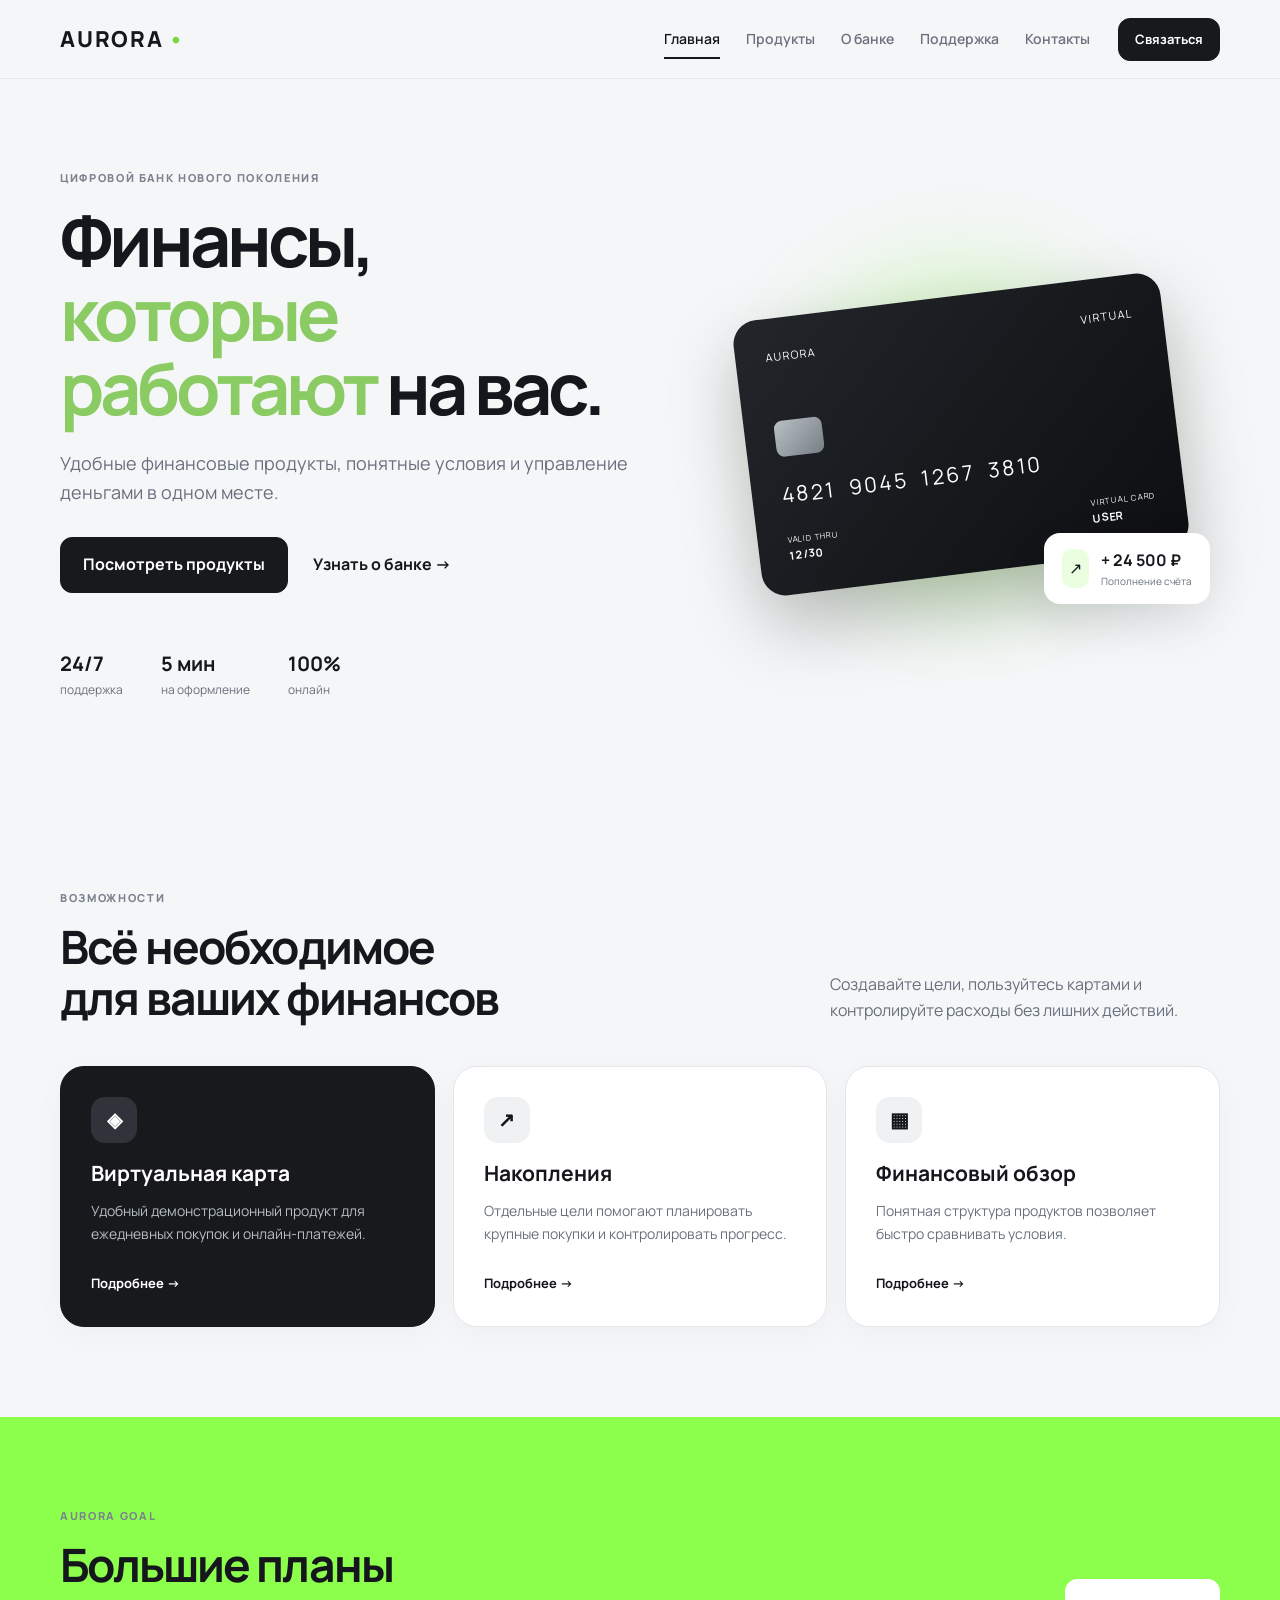
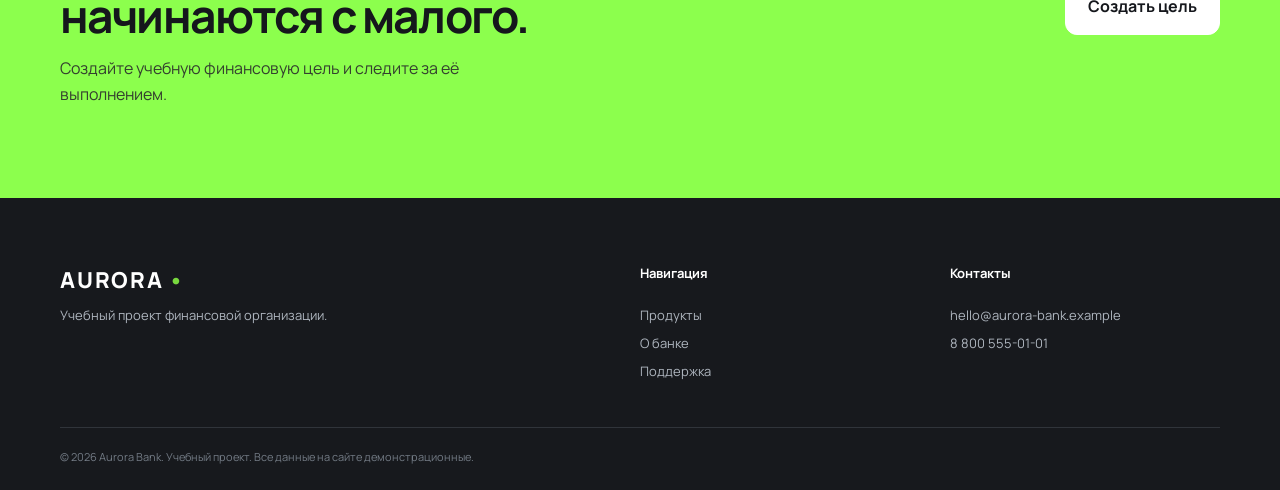
<file: index.html>
<!DOCTYPE html>
<html lang="ru">
<head>
<meta charset="UTF-8">
<meta name="viewport" content="width=device-width,initial-scale=1.0">
<title>Aurora Bank — современный цифровой банк</title>
<meta name="description" content="Учебный сайт Aurora Bank: цифровые банковские продукты, виртуальная карта, накопления, финансовые цели и поддержка.">
<meta name="keywords" content="цифровой банк, банковские продукты, виртуальная карта, накопления, финансовые цели, Aurora Bank">
<link rel="canonical" href="https://example.com/">
<script type="application/ld+json">{"@context":"https://schema.org","@type":"FinancialService","name":"Aurora Bank","description":"Учебный проект финансовой организации"}</script>
<meta name="robots" content="index, follow, max-image-preview:large">
<meta name="author" content="Aurora Bank — учебный проект">
<meta name="theme-color" content="#0d1720">
<meta property="og:type" content="website">
<meta property="og:locale" content="ru_RU">
<meta property="og:site_name" content="Aurora Bank">
<meta property="og:title" content="Aurora Bank — современный цифровой банк">
<meta property="og:description" content="Учебный сайт Aurora Bank: цифровые банковские продукты, виртуальная карта, накопления, финансовые цели и поддержка.">
<meta property="og:url" content="https://example.com/">
<meta name="twitter:card" content="summary">
<meta name="twitter:title" content="Aurora Bank — современный цифровой банк">
<meta name="twitter:description" content="Учебный сайт Aurora Bank: цифровые банковские продукты, виртуальная карта, накопления, финансовые цели и поддержка.">
<link rel="alternate" hreflang="ru" href="https://example.com/">
<link rel="stylesheet" href="css/style.css">
<!-- Аналитика: замените ID-заглушки на реальные идентификаторы после регистрации сервисов. -->
<!-- Google Analytics 4 -->
<script async src="https://www.googletagmanager.com/gtag/js?id=G-XXXXXXXXXX">
</script>
<script>
  window.dataLayer = window.dataLayer || [];
  function gtag(){dataLayer.push(arguments);}
  gtag('js', new Date());
  gtag('config', 'G-XXXXXXXXXX');
</script>
<!-- Yandex Metrica -->
<script type="text/javascript">
  (function(m,e,t,r,i,k,a){m[i]=m[i]||function(){(m[i].a=m[i].a||[]).push(arguments)};
  m[i].l=1*new Date();
  for (var j=0;j<document.scripts.length;j++){if(document.scripts[j].src===r)return;}
  k=e.createElement(t),a=e.getElementsByTagName(t)[0],k.async=1,k.src=r,a.parentNode.insertBefore(k,a)})
  (window,document,"script","https://mc.yandex.ru/metrika/tag.js","ym");
  ym(00000000,"init",{clickmap:true,trackLinks:true,accurateTrackBounce:true,webvisor:true});
</script>
<noscript>
<div>
<img src="https://mc.yandex.ru/watch/00000000" style="position:absolute;left:-9999px" alt="" />
</div>
</noscript>
</head>
<body>
<header class="header">
<div class="container nav">
<a class="logo" href="index.html">AURORA<span>•</span>
</a>
<button class="menu-toggle" aria-label="Открыть меню">☰</button>
<nav class="menu">
<a class="active" href="index.html">Главная</a>
<a href="products.html">Продукты</a>
<a href="about.html">О банке</a>
<a href="support.html">Поддержка</a>
<a href="contacts.html">Контакты</a>
</nav>
<a class="btn btn-small nav-cta" href="contacts.html">Связаться</a>
</div>
</header>
<main>
<section class="hero">
<div class="container hero-grid">
<div>
<p class="eyebrow">ЦИФРОВОЙ БАНК НОВОГО ПОКОЛЕНИЯ</p>
<h1>Финансы,<br>
<span>которые работают</span> на вас.</h1>
<p class="lead">Удобные финансовые продукты, понятные условия и управление деньгами в одном месте.</p>
<div class="hero-actions">
<a class="btn" href="products.html">Посмотреть продукты</a>
<a class="text-link" href="about.html">Узнать о банке →</a>
</div>
<div class="mini-stats">
<div>
<strong>24/7</strong>
<span>поддержка</span>
</div>
<div>
<strong>5 мин</strong>
<span>на оформление</span>
</div>
<div>
<strong>100%</strong>
<span>онлайн</span>
</div>
</div>
</div>
<div class="hero-card-wrap">
<div class="glow">
</div>
<div class="bank-card">
<div class="card-top">
<span>AURORA</span>
<span>VIRTUAL</span>
</div>
<div class="chip">
</div>
<div class="card-number">4821&nbsp; 9045&nbsp; 1267&nbsp; 3810</div>
<div class="card-bottom">
<span>VALID THRU<br>
<b>12/30</b>
</span>
<span>VIRTUAL CARD<br>
<b>USER</b>
</span>
</div>
</div>
<div class="floating-note">
<span>↗</span>
<div>
<b>+ 24 500 ₽</b>
<small>Пополнение счёта</small>
</div>
</div>
</div>
</div>
</section>
<section class="section">
<div class="container">
<div class="section-heading">
<div>
<p class="eyebrow">ВОЗМОЖНОСТИ</p>
<h2>Всё необходимое<br>для ваших финансов</h2>
</div>
<p>Создавайте цели, пользуйтесь картами и контролируйте расходы без лишних действий.</p>
</div>
<div class="feature-grid">
<article class="feature-card dark">
<div class="icon">◈</div>
<h3>Виртуальная карта</h3>
<p>Удобный демонстрационный продукт для ежедневных покупок и онлайн-платежей.</p>
<a href="products.html">Подробнее →</a>
</article>
<article class="feature-card">
<div class="icon">↗</div>
<h3>Накопления</h3>
<p>Отдельные цели помогают планировать крупные покупки и контролировать прогресс.</p>
<a href="products.html">Подробнее →</a>
</article>
<article class="feature-card">
<div class="icon">▦</div>
<h3>Финансовый обзор</h3>
<p>Понятная структура продуктов позволяет быстро сравнивать условия.</p>
<a href="products.html">Подробнее →</a>
</article>
</div>
</div>
</section>
<section class="section accent-section">
<div class="container promo">
<div>
<p class="eyebrow">AURORA GOAL</p>
<h2>Большие планы<br>начинаются с малого.</h2>
<p>Создайте учебную финансовую цель и следите за её выполнением.</p>
</div>
<a class="btn light" href="products.html">Создать цель</a>
</div>
</section>
</main>
<footer class="footer">
<div class="container footer-grid">
<div>
<a class="logo light-logo" href="index.html">AURORA<span>•</span>
</a>
<p>Учебный проект финансовой организации.</p>
</div>
<div>
<h4>Навигация</h4>
<a href="products.html">Продукты</a>
<a href="about.html">О банке</a>
<a href="support.html">Поддержка</a>
</div>
<div>
<h4>Контакты</h4>
<a href="mailto:hello@aurora-bank.example">hello@aurora-bank.example</a>
<a href="tel:+78005550101">8 800 555-01-01</a>
</div>
</div>
<div class="container copyright">© 2026 Aurora Bank. Учебный проект. Все данные на сайте демонстрационные.</div>
</footer>
<script src="js/script.js">
</script>
</body>
</html>
</file>
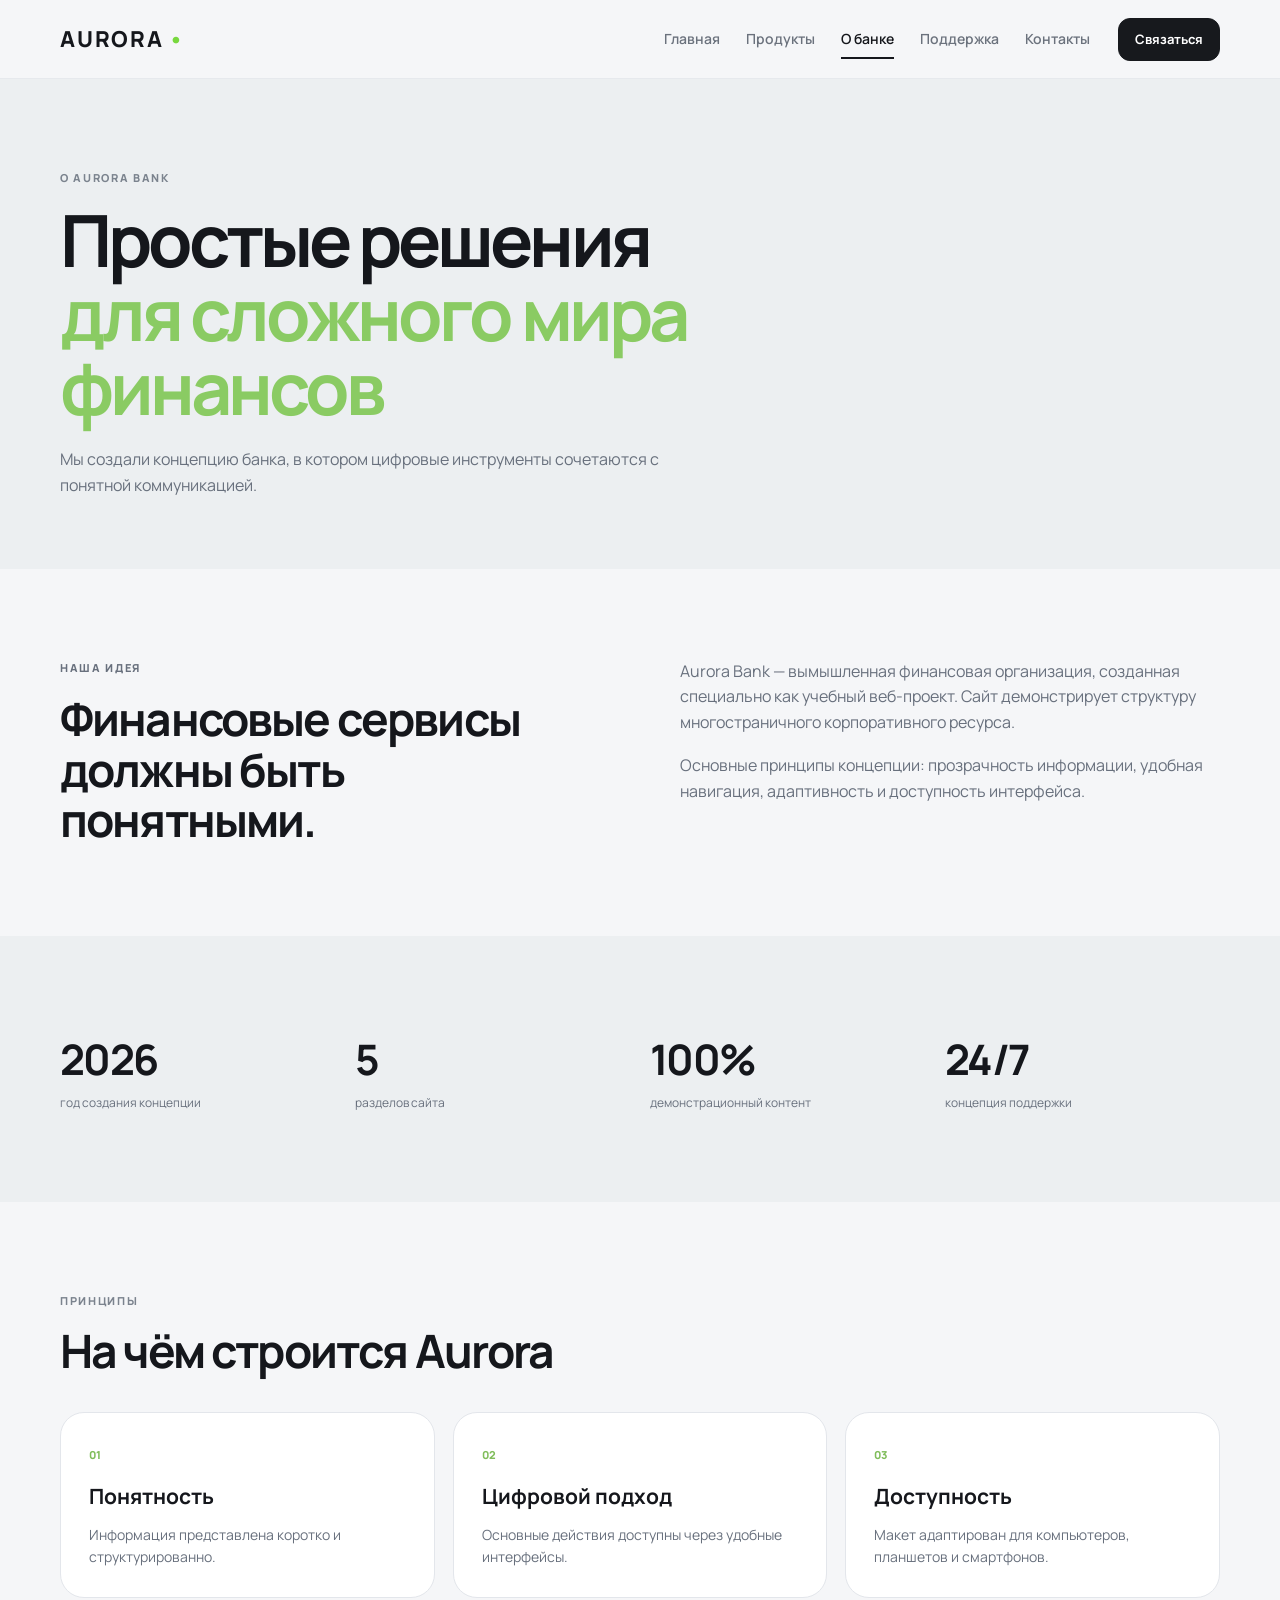
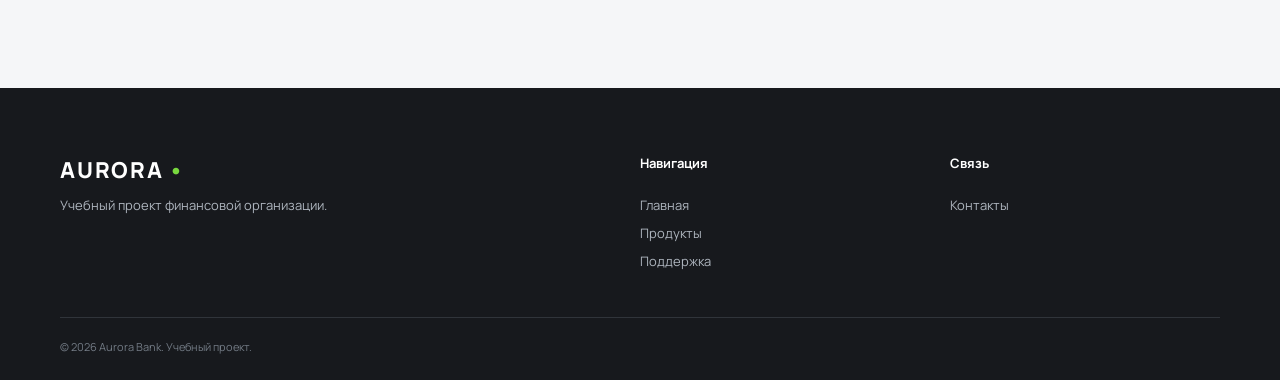
<file: about.html>
<!DOCTYPE html>
<html lang="ru">
<head>
<meta charset="UTF-8">
<meta name="viewport" content="width=device-width,initial-scale=1.0">
<title>О банке — Aurora Bank</title>
<meta name="description" content="Информация об учебном проекте Aurora Bank, его принципах, целях и подходе к цифровым финансовым сервисам.">
<link rel="canonical" href="https://example.com/about.html">
<meta name="robots" content="index, follow, max-image-preview:large">
<meta name="author" content="Aurora Bank — учебный проект">
<meta name="theme-color" content="#0d1720">
<meta property="og:type" content="website">
<meta property="og:locale" content="ru_RU">
<meta property="og:site_name" content="Aurora Bank">
<meta property="og:title" content="О банке — Aurora Bank">
<meta property="og:description" content="Информация об учебном проекте Aurora Bank, его принципах, целях и подходе к цифровым финансовым сервисам.">
<meta property="og:url" content="https://example.com/about.html">
<meta name="twitter:card" content="summary">
<meta name="twitter:title" content="О банке — Aurora Bank">
<meta name="twitter:description" content="Информация об учебном проекте Aurora Bank, его принципах, целях и подходе к цифровым финансовым сервисам.">
<link rel="alternate" hreflang="ru" href="https://example.com/about.html">
<link rel="stylesheet" href="css/style.css">
<!-- Аналитика: замените ID-заглушки на реальные идентификаторы после регистрации сервисов. -->
<!-- Google Analytics 4 -->
<script async src="https://www.googletagmanager.com/gtag/js?id=G-XXXXXXXXXX">
</script>
<script>
  window.dataLayer = window.dataLayer || [];
  function gtag(){dataLayer.push(arguments);}
  gtag('js', new Date());
  gtag('config', 'G-XXXXXXXXXX');
</script>
<!-- Yandex Metrica -->
<script type="text/javascript">
  (function(m,e,t,r,i,k,a){m[i]=m[i]||function(){(m[i].a=m[i].a||[]).push(arguments)};
  m[i].l=1*new Date();
  for (var j=0;j<document.scripts.length;j++){if(document.scripts[j].src===r)return;}
  k=e.createElement(t),a=e.getElementsByTagName(t)[0],k.async=1,k.src=r,a.parentNode.insertBefore(k,a)})
  (window,document,"script","https://mc.yandex.ru/metrika/tag.js","ym");
  ym(00000000,"init",{clickmap:true,trackLinks:true,accurateTrackBounce:true,webvisor:true});
</script>
<noscript>
<div>
<img src="https://mc.yandex.ru/watch/00000000" style="position:absolute;left:-9999px" alt="" />
</div>
</noscript>
</head>
<body>
<header class="header">
<div class="container nav">
<a class="logo" href="index.html">AURORA<span>•</span>
</a>
<button class="menu-toggle" aria-label="Открыть меню">☰</button>
<nav class="menu">
<a href="index.html">Главная</a>
<a href="products.html">Продукты</a>
<a class="active" href="about.html">О банке</a>
<a href="support.html">Поддержка</a>
<a href="contacts.html">Контакты</a>
</nav>
<a class="btn btn-small nav-cta" href="contacts.html">Связаться</a>
</div>
</header>
<main>
<section class="page-hero">
<div class="container">
<p class="eyebrow">О AURORA BANK</p>
<h1>Простые решения<br>
<span>для сложного мира финансов</span>
</h1>
<p>Мы создали концепцию банка, в котором цифровые инструменты сочетаются с понятной коммуникацией.</p>
</div>
</section>
<section class="section">
<div class="container story-grid">
<div>
<p class="eyebrow">НАША ИДЕЯ</p>
<h2>Финансовые сервисы должны быть понятными.</h2>
</div>
<div>
<p>Aurora Bank — вымышленная финансовая организация, созданная специально как учебный веб-проект. Сайт демонстрирует структуру многостраничного корпоративного ресурса.</p>
<p>Основные принципы концепции: прозрачность информации, удобная навигация, адаптивность и доступность интерфейса.</p>
</div>
</div>
</section>
<section class="section muted">
<div class="container">
<div class="stats-grid">
<div>
<strong>2026</strong>
<span>год создания концепции</span>
</div>
<div>
<strong>5</strong>
<span>разделов сайта</span>
</div>
<div>
<strong>100%</strong>
<span>демонстрационный контент</span>
</div>
<div>
<strong>24/7</strong>
<span>концепция поддержки</span>
</div>
</div>
</div>
</section>
<section class="section">
<div class="container">
<p class="eyebrow">ПРИНЦИПЫ</p>
<h2>На чём строится Aurora</h2>
<div class="values-grid">
<article>
<span>01</span>
<h3>Понятность</h3>
<p>Информация представлена коротко и структурированно.</p>
</article>
<article>
<span>02</span>
<h3>Цифровой подход</h3>
<p>Основные действия доступны через удобные интерфейсы.</p>
</article>
<article>
<span>03</span>
<h3>Доступность</h3>
<p>Макет адаптирован для компьютеров, планшетов и смартфонов.</p>
</article>
</div>
</div>
</section>
</main>
<footer class="footer">
<div class="container footer-grid">
<div>
<a class="logo light-logo" href="index.html">AURORA<span>•</span>
</a>
<p>Учебный проект финансовой организации.</p>
</div>
<div>
<h4>Навигация</h4>
<a href="index.html">Главная</a>
<a href="products.html">Продукты</a>
<a href="support.html">Поддержка</a>
</div>
<div>
<h4>Связь</h4>
<a href="contacts.html">Контакты</a>
</div>
</div>
<div class="container copyright">© 2026 Aurora Bank. Учебный проект.</div>
</footer>
<script src="js/script.js">
</script>
</body>
</html>
</file>
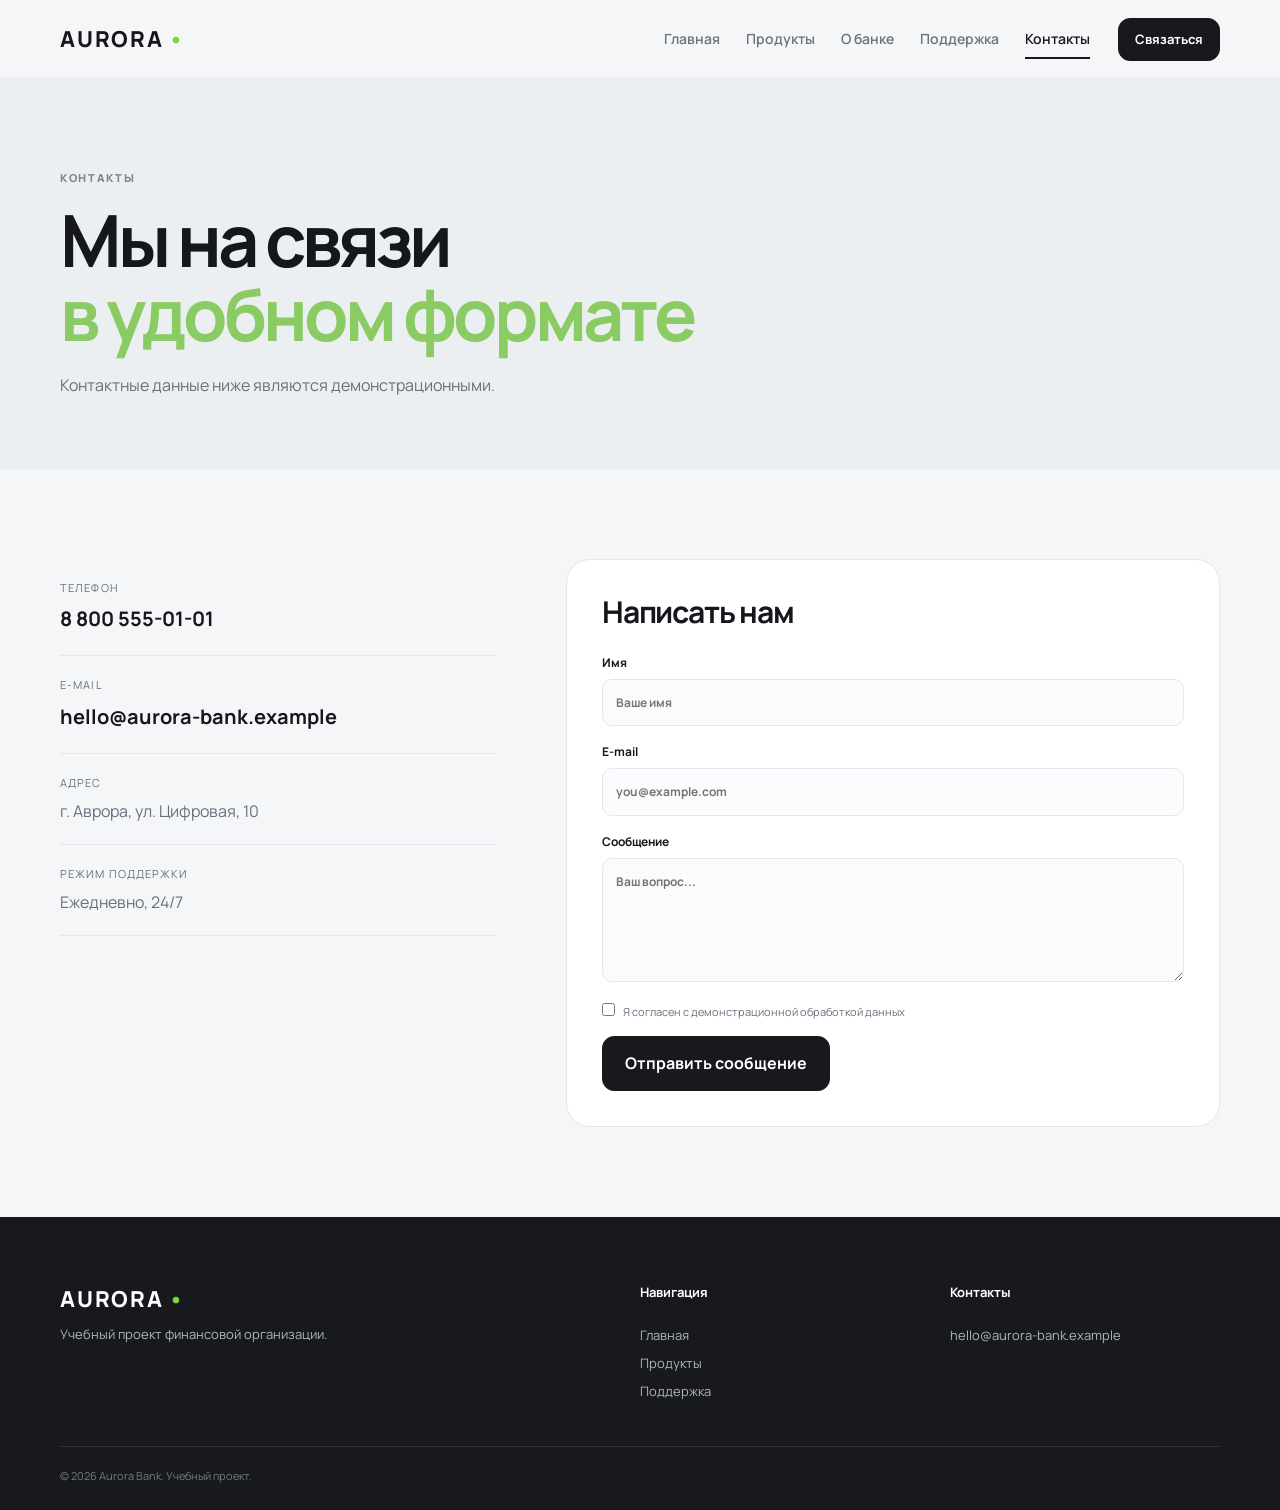
<file: contacts.html>
<!DOCTYPE html>
<html lang="ru">
<head>
<meta charset="UTF-8">
<meta name="viewport" content="width=device-width,initial-scale=1.0">
<title>Контакты — Aurora Bank</title>
<meta name="description" content="Контактная информация и демонстрационная форма связи с Aurora Bank — учебным проектом финансовой организации.">
<link rel="canonical" href="https://example.com/contacts.html">
<meta name="robots" content="index, follow, max-image-preview:large">
<meta name="author" content="Aurora Bank — учебный проект">
<meta name="theme-color" content="#0d1720">
<meta property="og:type" content="website">
<meta property="og:locale" content="ru_RU">
<meta property="og:site_name" content="Aurora Bank">
<meta property="og:title" content="Контакты — Aurora Bank">
<meta property="og:description" content="Контактная информация и демонстрационная форма связи с Aurora Bank — учебным проектом финансовой организации.">
<meta property="og:url" content="https://example.com/contacts.html">
<meta name="twitter:card" content="summary">
<meta name="twitter:title" content="Контакты — Aurora Bank">
<meta name="twitter:description" content="Контактная информация и демонстрационная форма связи с Aurora Bank — учебным проектом финансовой организации.">
<link rel="alternate" hreflang="ru" href="https://example.com/contacts.html">
<link rel="stylesheet" href="css/style.css">
<!-- Аналитика: замените ID-заглушки на реальные идентификаторы после регистрации сервисов. -->
<!-- Google Analytics 4 -->
<script async src="https://www.googletagmanager.com/gtag/js?id=G-XXXXXXXXXX">
</script>
<script>
  window.dataLayer = window.dataLayer || [];
  function gtag(){dataLayer.push(arguments);}
  gtag('js', new Date());
  gtag('config', 'G-XXXXXXXXXX');
</script>
<!-- Yandex Metrica -->
<script type="text/javascript">
  (function(m,e,t,r,i,k,a){m[i]=m[i]||function(){(m[i].a=m[i].a||[]).push(arguments)};
  m[i].l=1*new Date();
  for (var j=0;j<document.scripts.length;j++){if(document.scripts[j].src===r)return;}
  k=e.createElement(t),a=e.getElementsByTagName(t)[0],k.async=1,k.src=r,a.parentNode.insertBefore(k,a)})
  (window,document,"script","https://mc.yandex.ru/metrika/tag.js","ym");
  ym(00000000,"init",{clickmap:true,trackLinks:true,accurateTrackBounce:true,webvisor:true});
</script>
<noscript>
<div>
<img src="https://mc.yandex.ru/watch/00000000" style="position:absolute;left:-9999px" alt="" />
</div>
</noscript>
</head>
<body>
<header class="header">
<div class="container nav">
<a class="logo" href="index.html">AURORA<span>•</span>
</a>
<button class="menu-toggle" aria-label="Открыть меню">☰</button>
<nav class="menu">
<a href="index.html">Главная</a>
<a href="products.html">Продукты</a>
<a href="about.html">О банке</a>
<a href="support.html">Поддержка</a>
<a class="active" href="contacts.html">Контакты</a>
</nav>
<a class="btn btn-small nav-cta" href="contacts.html">Связаться</a>
</div>
</header>
<main>
<section class="page-hero">
<div class="container">
<p class="eyebrow">КОНТАКТЫ</p>
<h1>Мы на связи<br>
<span>в удобном формате</span>
</h1>
<p>Контактные данные ниже являются демонстрационными.</p>
</div>
</section>
<section class="section">
<div class="container contact-grid">
<div class="contact-info">
<div class="contact-block">
<span>Телефон</span>
<a href="tel:+78005550101">8 800 555-01-01</a>
</div>
<div class="contact-block">
<span>E-mail</span>
<a href="mailto:hello@aurora-bank.example">hello@aurora-bank.example</a>
</div>
<div class="contact-block">
<span>Адрес</span>
<p>г. Аврора, ул. Цифровая, 10</p>
</div>
<div class="contact-block">
<span>Режим поддержки</span>
<p>Ежедневно, 24/7</p>
</div>
</div>
<form class="contact-form" id="contactForm">
<h2>Написать нам</h2>
<label>Имя<input type="text" name="name" placeholder="Ваше имя" required>
</label>
<label>E-mail<input type="email" name="email" placeholder="you@example.com" required>
</label>
<label>Сообщение<textarea name="message" rows="5" placeholder="Ваш вопрос..." required>
</textarea>
</label>
<label class="checkbox">
<input type="checkbox" required> Я согласен с демонстрационной обработкой данных</label>
<button class="btn" type="submit">Отправить сообщение</button>
<div class="form-success" id="formSuccess">Сообщение успешно отправлено! Это демонстрационная форма.</div>
</form>
</div>
</section>
</main>
<footer class="footer">
<div class="container footer-grid">
<div>
<a class="logo light-logo" href="index.html">AURORA<span>•</span>
</a>
<p>Учебный проект финансовой организации.</p>
</div>
<div>
<h4>Навигация</h4>
<a href="index.html">Главная</a>
<a href="products.html">Продукты</a>
<a href="support.html">Поддержка</a>
</div>
<div>
<h4>Контакты</h4>
<p>hello@aurora-bank.example</p>
</div>
</div>
<div class="container copyright">© 2026 Aurora Bank. Учебный проект.</div>
</footer>
<script src="js/script.js">
</script>
</body>
</html>
</file>
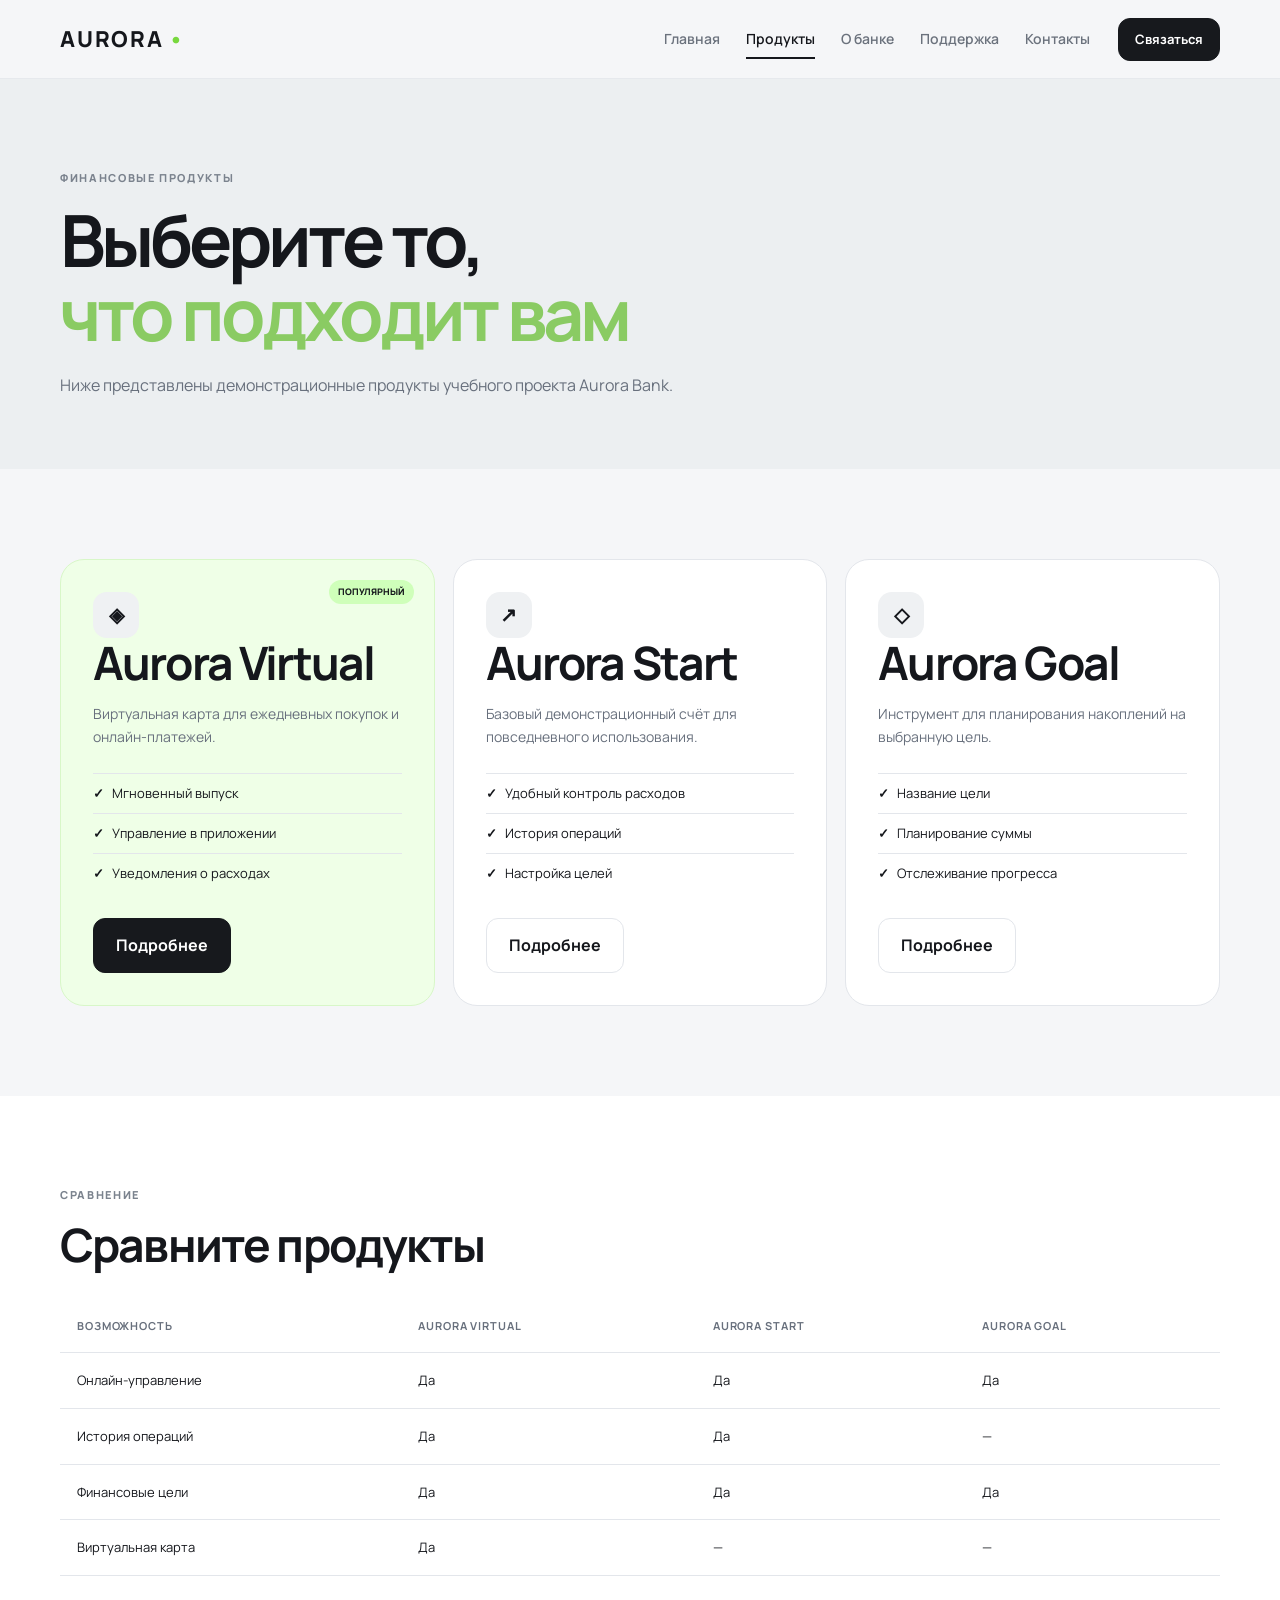
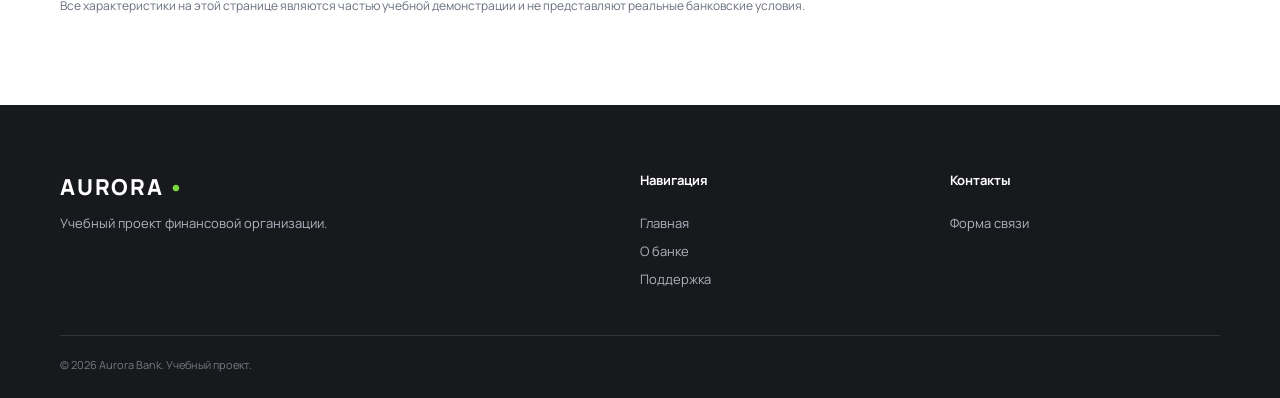
<file: products.html>
<!DOCTYPE html>
<html lang="ru">
<head>
<meta charset="UTF-8">
<meta name="viewport" content="width=device-width,initial-scale=1.0">
<title>Банковские продукты — Aurora Bank</title>
<meta name="description" content="Демонстрационные продукты Aurora Bank: виртуальная карта, счёт, накопления и финансовые цели. Сравнение возможностей.">
<meta name="keywords" content="банковские продукты, виртуальная карта, накопления, финансовая цель, Aurora Bank">
<link rel="canonical" href="https://example.com/products.html">
<meta name="robots" content="index, follow, max-image-preview:large">
<meta name="author" content="Aurora Bank — учебный проект">
<meta name="theme-color" content="#0d1720">
<meta property="og:type" content="website">
<meta property="og:locale" content="ru_RU">
<meta property="og:site_name" content="Aurora Bank">
<meta property="og:title" content="Банковские продукты — Aurora Bank">
<meta property="og:description" content="Демонстрационные продукты Aurora Bank: виртуальная карта, счёт, накопления и финансовые цели. Сравнение возможностей.">
<meta property="og:url" content="https://example.com/products.html">
<meta name="twitter:card" content="summary">
<meta name="twitter:title" content="Банковские продукты — Aurora Bank">
<meta name="twitter:description" content="Демонстрационные продукты Aurora Bank: виртуальная карта, счёт, накопления и финансовые цели. Сравнение возможностей.">
<link rel="alternate" hreflang="ru" href="https://example.com/products.html">
<link rel="stylesheet" href="css/style.css">
<!-- Аналитика: замените ID-заглушки на реальные идентификаторы после регистрации сервисов. -->
<!-- Google Analytics 4 -->
<script async src="https://www.googletagmanager.com/gtag/js?id=G-XXXXXXXXXX">
</script>
<script>
  window.dataLayer = window.dataLayer || [];
  function gtag(){dataLayer.push(arguments);}
  gtag('js', new Date());
  gtag('config', 'G-XXXXXXXXXX');
</script>
<!-- Yandex Metrica -->
<script type="text/javascript">
  (function(m,e,t,r,i,k,a){m[i]=m[i]||function(){(m[i].a=m[i].a||[]).push(arguments)};
  m[i].l=1*new Date();
  for (var j=0;j<document.scripts.length;j++){if(document.scripts[j].src===r)return;}
  k=e.createElement(t),a=e.getElementsByTagName(t)[0],k.async=1,k.src=r,a.parentNode.insertBefore(k,a)})
  (window,document,"script","https://mc.yandex.ru/metrika/tag.js","ym");
  ym(00000000,"init",{clickmap:true,trackLinks:true,accurateTrackBounce:true,webvisor:true});
</script>
<noscript>
<div>
<img src="https://mc.yandex.ru/watch/00000000" style="position:absolute;left:-9999px" alt="" />
</div>
</noscript>
</head>
<body>
<header class="header">
<div class="container nav">
<a class="logo" href="index.html">AURORA<span>•</span>
</a>
<button class="menu-toggle" aria-label="Открыть меню">☰</button>
<nav class="menu">
<a href="index.html">Главная</a>
<a class="active" href="products.html">Продукты</a>
<a href="about.html">О банке</a>
<a href="support.html">Поддержка</a>
<a href="contacts.html">Контакты</a>
</nav>
<a class="btn btn-small nav-cta" href="contacts.html">Связаться</a>
</div>
</header>
<main>
<section class="page-hero">
<div class="container">
<p class="eyebrow">ФИНАНСОВЫЕ ПРОДУКТЫ</p>
<h1>Выберите то,<br>
<span>что подходит вам</span>
</h1>
<p>Ниже представлены демонстрационные продукты учебного проекта Aurora Bank.</p>
</div>
</section>
<section class="section">
<div class="container">
<div class="product-grid">
<article class="product-card featured">
<span class="tag">ПОПУЛЯРНЫЙ</span>
<div class="product-icon">◈</div>
<h2>Aurora Virtual</h2>
<p>Виртуальная карта для ежедневных покупок и онлайн-платежей.</p>
<ul>
<li>Мгновенный выпуск</li>
<li>Управление в приложении</li>
<li>Уведомления о расходах</li>
</ul>
<a class="btn" href="contacts.html">Подробнее</a>
</article>
<article class="product-card">
<div class="product-icon">↗</div>
<h2>Aurora Start</h2>
<p>Базовый демонстрационный счёт для повседневного использования.</p>
<ul>
<li>Удобный контроль расходов</li>
<li>История операций</li>
<li>Настройка целей</li>
</ul>
<a class="btn outline" href="contacts.html">Подробнее</a>
</article>
<article class="product-card">
<div class="product-icon">◇</div>
<h2>Aurora Goal</h2>
<p>Инструмент для планирования накоплений на выбранную цель.</p>
<ul>
<li>Название цели</li>
<li>Планирование суммы</li>
<li>Отслеживание прогресса</li>
</ul>
<a class="btn outline" href="contacts.html">Подробнее</a>
</article>
</div>
</div>
</section>
<section class="section table-section">
<div class="container">
<p class="eyebrow">СРАВНЕНИЕ</p>
<h2>Сравните продукты</h2>
<div class="table-wrap">
<table>
<thead>
<tr>
<th>Возможность</th>
<th>Aurora Virtual</th>
<th>Aurora Start</th>
<th>Aurora Goal</th>
</tr>
</thead>
<tbody>
<tr>
<td>Онлайн-управление</td>
<td>Да</td>
<td>Да</td>
<td>Да</td>
</tr>
<tr>
<td>История операций</td>
<td>Да</td>
<td>Да</td>
<td>—</td>
</tr>
<tr>
<td>Финансовые цели</td>
<td>Да</td>
<td>Да</td>
<td>Да</td>
</tr>
<tr>
<td>Виртуальная карта</td>
<td>Да</td>
<td>—</td>
<td>—</td>
</tr>
</tbody>
</table>
</div>
<p class="note">Все характеристики на этой странице являются частью учебной демонстрации и не представляют реальные банковские условия.</p>
</div>
</section>
</main>
<footer class="footer">
<div class="container footer-grid">
<div>
<a class="logo light-logo" href="index.html">AURORA<span>•</span>
</a>
<p>Учебный проект финансовой организации.</p>
</div>
<div>
<h4>Навигация</h4>
<a href="index.html">Главная</a>
<a href="about.html">О банке</a>
<a href="support.html">Поддержка</a>
</div>
<div>
<h4>Контакты</h4>
<a href="contacts.html">Форма связи</a>
</div>
</div>
<div class="container copyright">© 2026 Aurora Bank. Учебный проект.</div>
</footer>
<script src="js/script.js">
</script>
</body>
</html>
</file>
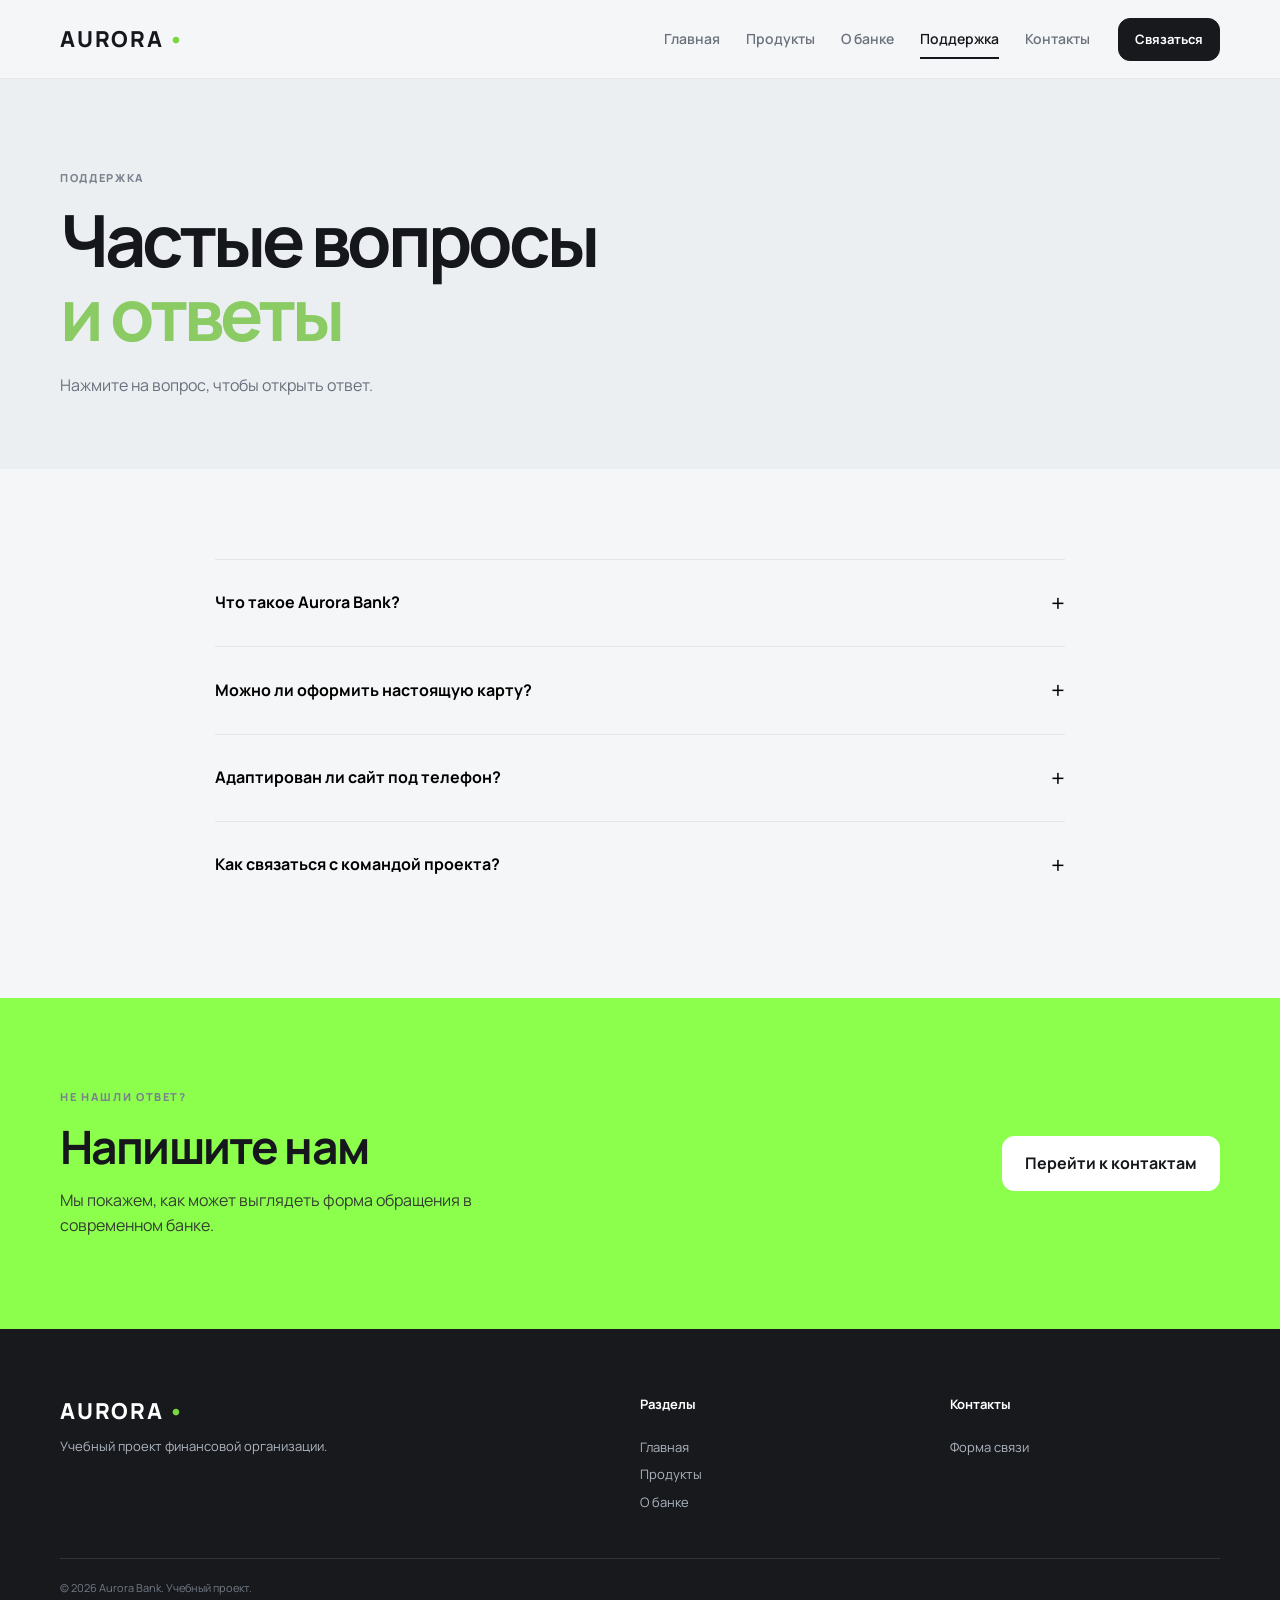
<file: support.html>
<!DOCTYPE html>
<html lang="ru">
<head>
<meta charset="UTF-8">
<meta name="viewport" content="width=device-width,initial-scale=1.0">
<title>Поддержка — Aurora Bank</title>
<meta name="description" content="Ответы на частые вопросы об учебном проекте Aurora Bank и демонстрационных банковских продуктах.">
<link rel="canonical" href="https://example.com/support.html">
<meta name="robots" content="index, follow, max-image-preview:large">
<meta name="author" content="Aurora Bank — учебный проект">
<meta name="theme-color" content="#0d1720">
<meta property="og:type" content="website">
<meta property="og:locale" content="ru_RU">
<meta property="og:site_name" content="Aurora Bank">
<meta property="og:title" content="Поддержка — Aurora Bank">
<meta property="og:description" content="Ответы на частые вопросы об учебном проекте Aurora Bank и демонстрационных банковских продуктах.">
<meta property="og:url" content="https://example.com/support.html">
<meta name="twitter:card" content="summary">
<meta name="twitter:title" content="Поддержка — Aurora Bank">
<meta name="twitter:description" content="Ответы на частые вопросы об учебном проекте Aurora Bank и демонстрационных банковских продуктах.">
<link rel="alternate" hreflang="ru" href="https://example.com/support.html">
<link rel="stylesheet" href="css/style.css">
<!-- Аналитика: замените ID-заглушки на реальные идентификаторы после регистрации сервисов. -->
<!-- Google Analytics 4 -->
<script async src="https://www.googletagmanager.com/gtag/js?id=G-XXXXXXXXXX">
</script>
<script>
  window.dataLayer = window.dataLayer || [];
  function gtag(){dataLayer.push(arguments);}
  gtag('js', new Date());
  gtag('config', 'G-XXXXXXXXXX');
</script>
<!-- Yandex Metrica -->
<script type="text/javascript">
  (function(m,e,t,r,i,k,a){m[i]=m[i]||function(){(m[i].a=m[i].a||[]).push(arguments)};
  m[i].l=1*new Date();
  for (var j=0;j<document.scripts.length;j++){if(document.scripts[j].src===r)return;}
  k=e.createElement(t),a=e.getElementsByTagName(t)[0],k.async=1,k.src=r,a.parentNode.insertBefore(k,a)})
  (window,document,"script","https://mc.yandex.ru/metrika/tag.js","ym");
  ym(00000000,"init",{clickmap:true,trackLinks:true,accurateTrackBounce:true,webvisor:true});
</script>
<noscript>
<div>
<img src="https://mc.yandex.ru/watch/00000000" style="position:absolute;left:-9999px" alt="" />
</div>
</noscript>
</head>
<body>
<header class="header">
<div class="container nav">
<a class="logo" href="index.html">AURORA<span>•</span>
</a>
<button class="menu-toggle" aria-label="Открыть меню">☰</button>
<nav class="menu">
<a href="index.html">Главная</a>
<a href="products.html">Продукты</a>
<a href="about.html">О банке</a>
<a class="active" href="support.html">Поддержка</a>
<a href="contacts.html">Контакты</a>
</nav>
<a class="btn btn-small nav-cta" href="contacts.html">Связаться</a>
</div>
</header>
<main>
<section class="page-hero">
<div class="container">
<p class="eyebrow">ПОДДЕРЖКА</p>
<h1>Частые вопросы<br>
<span>и ответы</span>
</h1>
<p>Нажмите на вопрос, чтобы открыть ответ.</p>
</div>
</section>
<section class="section">
<div class="container faq">
<div class="faq-item">
<button class="faq-question">Что такое Aurora Bank?<span>+</span>
</button>
<div class="faq-answer">
<p>Aurora Bank — вымышленная финансовая организация, созданная для учебного проекта по веб-разработке.</p>
</div>
</div>
<div class="faq-item">
<button class="faq-question">Можно ли оформить настоящую карту?<span>+</span>
</button>
<div class="faq-answer">
<p>Нет. Все продукты и формы на сайте демонстрационные и не являются банковскими услугами.</p>
</div>
</div>
<div class="faq-item">
<button class="faq-question">Адаптирован ли сайт под телефон?<span>+</span>
</button>
<div class="faq-answer">
<p>Да. В CSS используются Flexbox, Grid и media queries для разных размеров экрана.</p>
</div>
</div>
<div class="faq-item">
<button class="faq-question">Как связаться с командой проекта?<span>+</span>
</button>
<div class="faq-answer">
<p>Перейдите на страницу «Контакты» и заполните демонстрационную форму.</p>
</div>
</div>
</div>
</section>
<section class="section accent-section">
<div class="container promo">
<div>
<p class="eyebrow">НЕ НАШЛИ ОТВЕТ?</p>
<h2>Напишите нам</h2>
<p>Мы покажем, как может выглядеть форма обращения в современном банке.</p>
</div>
<a class="btn light" href="contacts.html">Перейти к контактам</a>
</div>
</section>
</main>
<footer class="footer">
<div class="container footer-grid">
<div>
<a class="logo light-logo" href="index.html">AURORA<span>•</span>
</a>
<p>Учебный проект финансовой организации.</p>
</div>
<div>
<h4>Разделы</h4>
<a href="index.html">Главная</a>
<a href="products.html">Продукты</a>
<a href="about.html">О банке</a>
</div>
<div>
<h4>Контакты</h4>
<a href="contacts.html">Форма связи</a>
</div>
</div>
<div class="container copyright">© 2026 Aurora Bank. Учебный проект.</div>
</footer>
<script src="js/script.js">
</script>
</body>
</html>
</file>
<file: css/style.css>
@import url('https://fonts.googleapis.com/css2?family=Manrope:wght@400;500;600;700;800&display=swap');
:root{--bg:#f5f6f8;--surface:#fff;--text:#15171c;--muted:#68707d;--line:#e3e6eb;--accent:#8cff4d;--dark:#17191d;--radius:24px;--shadow:0 20px 50px rgba(16,20,25,.08)}
*{box-sizing:border-box;margin:0;padding:0}html{scroll-behavior:smooth}body{font-family:'Manrope',Arial,sans-serif;background:var(--bg);color:var(--text);line-height:1.6}a{text-decoration:none;color:inherit}button,input,textarea{font:inherit}.container{width:min(1160px,calc(100% - 40px));margin:auto}.header{position:sticky;top:0;z-index:20;background:rgba(245,246,248,.92);backdrop-filter:blur(14px);border-bottom:1px solid rgba(227,230,235,.8)}.nav{min-height:76px;display:flex;align-items:center;gap:28px}.logo{font-size:22px;font-weight:800;letter-spacing:.08em}.logo span{color:#78d83e;margin-left:4px}.menu{display:flex;gap:26px;margin-left:auto}.menu a{font-size:14px;font-weight:600;color:#6b727d;position:relative;padding:28px 0}.menu a:hover,.menu a.active{color:var(--text)}.menu a.active:after{content:"";position:absolute;bottom:19px;left:0;width:100%;height:2px;background:var(--text)}.menu-toggle{display:none;border:0;background:transparent;font-size:25px;cursor:pointer}.btn{display:inline-flex;align-items:center;justify-content:center;background:var(--dark);color:#fff;border:1px solid var(--dark);border-radius:12px;padding:14px 22px;font-weight:700;cursor:pointer;transition:.25s}.btn:hover{transform:translateY(-2px);box-shadow:0 10px 25px rgba(0,0,0,.12)}.btn-small{padding:10px 16px;font-size:13px}.btn.light{background:#fff;color:#15171c;border-color:#fff}.btn.outline{background:transparent;color:var(--text);border-color:var(--line)}
.hero{padding:90px 0 100px;overflow:hidden}.hero-grid{display:grid;grid-template-columns:1.05fr .95fr;align-items:center;gap:70px}.eyebrow{font-size:11px;font-weight:800;letter-spacing:.15em;color:#7b838e;margin-bottom:16px}.hero h1,.page-hero h1{font-size:clamp(42px,6vw,72px);line-height:1.03;letter-spacing:-.055em}.hero h1 span,.page-hero h1 span{color:#8acb63}.lead{font-size:18px;color:var(--muted);max-width:580px;margin:24px 0 30px}.hero-actions{display:flex;align-items:center;gap:25px}.text-link{font-weight:700}.text-link:hover{text-decoration:underline}.mini-stats{display:flex;gap:38px;margin-top:55px}.mini-stats div{display:flex;flex-direction:column}.mini-stats strong{font-size:20px}.mini-stats span{font-size:12px;color:var(--muted)}.hero-card-wrap{position:relative;min-height:430px;display:flex;align-items:center;justify-content:center}.glow{position:absolute;width:310px;height:310px;border-radius:50%;background:rgba(140,255,77,.35);filter:blur(55px)}.bank-card{position:relative;width:min(430px,90%);aspect-ratio:1.58;background:linear-gradient(135deg,#22252a,#0d0f11);border-radius:24px;color:#fff;padding:30px;box-shadow:0 30px 70px rgba(0,0,0,.25);transform:rotate(-7deg);transition:.4s}.bank-card:hover{transform:rotate(-3deg) translateY(-8px)}.card-top,.card-bottom{display:flex;justify-content:space-between;font-size:11px;letter-spacing:.1em}.chip{width:48px;height:36px;background:linear-gradient(135deg,#b9c0c4,#777f86);border-radius:8px;margin-top:55px}.card-number{font-size:21px;letter-spacing:.12em;margin:22px 0}.card-bottom{font-size:8px}.card-bottom b{font-size:11px}.floating-note{position:absolute;right:2%;bottom:45px;background:#fff;border-radius:16px;padding:15px 18px;display:flex;gap:12px;align-items:center;box-shadow:var(--shadow);animation:float 3s ease-in-out infinite}.floating-note>span{background:#eaffdf;padding:7px;border-radius:10px}.floating-note small{display:block;color:var(--muted);font-size:10px}@keyframes float{50%{transform:translateY(-8px)}}
.section{padding:90px 0}.section-heading{display:flex;justify-content:space-between;gap:40px;align-items:end;margin-bottom:42px}.section-heading>p{max-width:390px;color:var(--muted)}h2{font-size:clamp(30px,4vw,46px);line-height:1.1;letter-spacing:-.04em}h3{font-size:21px;margin:14px 0 10px}.feature-grid,.product-grid{display:grid;grid-template-columns:repeat(3,1fr);gap:18px}.feature-card{background:#fff;border:1px solid var(--line);padding:30px;border-radius:var(--radius);min-height:260px;box-shadow:0 8px 30px rgba(20,25,30,.03)}.feature-card.dark{background:var(--dark);color:#fff;border-color:var(--dark)}.feature-card p{color:var(--muted);font-size:14px;margin-bottom:25px}.feature-card.dark p{color:#b6bdc6}.feature-card a{font-weight:700;font-size:13px}.icon,.product-icon{width:46px;height:46px;border-radius:14px;display:grid;place-items:center;background:#eff1f3;font-weight:800;font-size:20px}.dark .icon{background:#30343a}.accent-section{background:var(--accent)}.promo{display:flex;justify-content:space-between;align-items:center;gap:30px}.promo p:not(.eyebrow){margin-top:15px;color:#34402f;max-width:500px}.footer{background:#17191d;color:#fff;padding:65px 0 25px}.footer-grid{display:grid;grid-template-columns:2fr 1fr 1fr;gap:40px}.footer h4{font-size:13px;margin-bottom:15px}.footer-grid>div{display:flex;flex-direction:column;gap:7px}.footer p,.footer a:not(.logo){color:#aeb5be;font-size:13px}.light-logo{color:#fff}.copyright{border-top:1px solid #30343a;margin-top:45px;padding-top:20px;color:#737b85;font-size:11px}
.page-hero{padding:90px 0 70px;background:#eceff1}.page-hero h1{max-width:850px}.page-hero>div>p:last-child{max-width:650px;color:var(--muted);margin-top:22px}.product-card{background:#fff;border:1px solid var(--line);border-radius:var(--radius);padding:32px;position:relative}.product-card.featured{background:#efffe7;border-color:#d8f7c8}.tag{position:absolute;top:20px;right:20px;background:#cfffba;border-radius:50px;padding:5px 9px;font-size:9px;font-weight:800}.product-card p{color:var(--muted);font-size:14px;margin:15px 0}.product-card ul{list-style:none;margin:25px 0}.product-card li{padding:9px 0;border-top:1px solid var(--line);font-size:13px}.product-card li:before{content:"✓";font-weight:800;margin-right:8px}.table-section{background:#fff}.table-wrap{overflow-x:auto;margin-top:30px}.table-wrap table{width:100%;border-collapse:collapse;min-width:650px}.table-wrap th,.table-wrap td{text-align:left;padding:17px;border-bottom:1px solid var(--line);font-size:13px}.table-wrap th{font-size:11px;text-transform:uppercase;letter-spacing:.08em;color:var(--muted)}.note{color:var(--muted);font-size:12px;margin-top:20px}.story-grid{display:grid;grid-template-columns:1fr 1fr;gap:80px}.story-grid p{color:var(--muted);margin-bottom:18px}.muted{background:#eceff1}.stats-grid{display:grid;grid-template-columns:repeat(4,1fr);gap:20px}.stats-grid div{display:flex;flex-direction:column}.stats-grid strong{font-size:42px;letter-spacing:-.04em}.stats-grid span{font-size:12px;color:var(--muted)}.values-grid{display:grid;grid-template-columns:repeat(3,1fr);gap:18px;margin-top:35px}.values-grid article{padding:28px;background:#fff;border:1px solid var(--line);border-radius:var(--radius)}.values-grid span{font-size:11px;font-weight:800;color:#80bd5b}.values-grid p{font-size:14px;color:var(--muted)}.faq{max-width:850px}.faq-item{border-top:1px solid var(--line)}.faq-question{width:100%;display:flex;justify-content:space-between;align-items:center;padding:24px 0;background:none;border:0;text-align:left;font-weight:700;cursor:pointer}.faq-question span{font-size:24px;font-weight:400;transition:.25s}.faq-answer{display:grid;grid-template-rows:0fr;transition:.3s}.faq-answer p{overflow:hidden;color:var(--muted);font-size:14px}.faq-item.open .faq-answer{grid-template-rows:1fr}.faq-item.open .faq-question span{transform:rotate(45deg)}.contact-grid{display:grid;grid-template-columns:.8fr 1.2fr;gap:70px}.contact-block{padding:20px 0;border-bottom:1px solid var(--line)}.contact-block span{display:block;font-size:11px;text-transform:uppercase;letter-spacing:.1em;color:var(--muted);margin-bottom:7px}.contact-block a{font-size:20px;font-weight:700}.contact-block p{color:var(--muted)}.contact-form{background:#fff;border:1px solid var(--line);border-radius:var(--radius);padding:35px}.contact-form h2{font-size:30px;margin-bottom:25px}.contact-form label:not(.checkbox){display:block;font-size:12px;font-weight:700;margin-bottom:16px}.contact-form input:not([type=checkbox]),.contact-form textarea{width:100%;border:1px solid var(--line);border-radius:10px;padding:13px;margin-top:7px;outline:none;background:#fafbfc}.contact-form input:focus,.contact-form textarea:focus{border-color:#8acb63;box-shadow:0 0 0 3px rgba(140,203,99,.15)}.checkbox{display:flex;gap:8px;align-items:flex-start;font-size:11px;color:var(--muted);margin:15px 0}.form-success{display:none;background:#eaffdf;border:1px solid #cdeebc;padding:12px;border-radius:10px;margin-top:15px;font-size:12px}.form-success.show{display:block}
@media(max-width:850px){.nav{gap:14px}.menu-toggle{display:block;margin-left:auto}.nav-cta{display:none}.menu{display:none;position:absolute;top:76px;left:0;right:0;margin:0;padding:15px 20px 25px;background:var(--bg);border-bottom:1px solid var(--line);flex-direction:column;gap:0}.menu.open{display:flex}.menu a{padding:12px 0}.menu a.active:after{display:none}.hero-grid,.story-grid,.contact-grid{grid-template-columns:1fr;gap:40px}.hero{padding:60px 0 70px}.hero-card-wrap{min-height:350px}.feature-grid,.product-grid,.values-grid{grid-template-columns:1fr}.section-heading{display:block}.section-heading>p{margin-top:18px}.stats-grid{grid-template-columns:repeat(2,1fr)}.footer-grid{grid-template-columns:1fr 1fr}.promo{align-items:flex-start;flex-direction:column}}
@media(max-width:520px){.container{width:min(100% - 28px,1160px)}.hero h1,.page-hero h1{font-size:42px}.hero-actions{flex-direction:column;align-items:flex-start}.mini-stats{gap:20px}.bank-card{padding:20px}.chip{margin-top:35px}.card-number{font-size:14px}.floating-note{right:0;bottom:20px}.section{padding:65px 0}.page-hero{padding:65px 0 50px}.footer-grid{grid-template-columns:1fr}.promo .btn{width:100%}}
</file>
